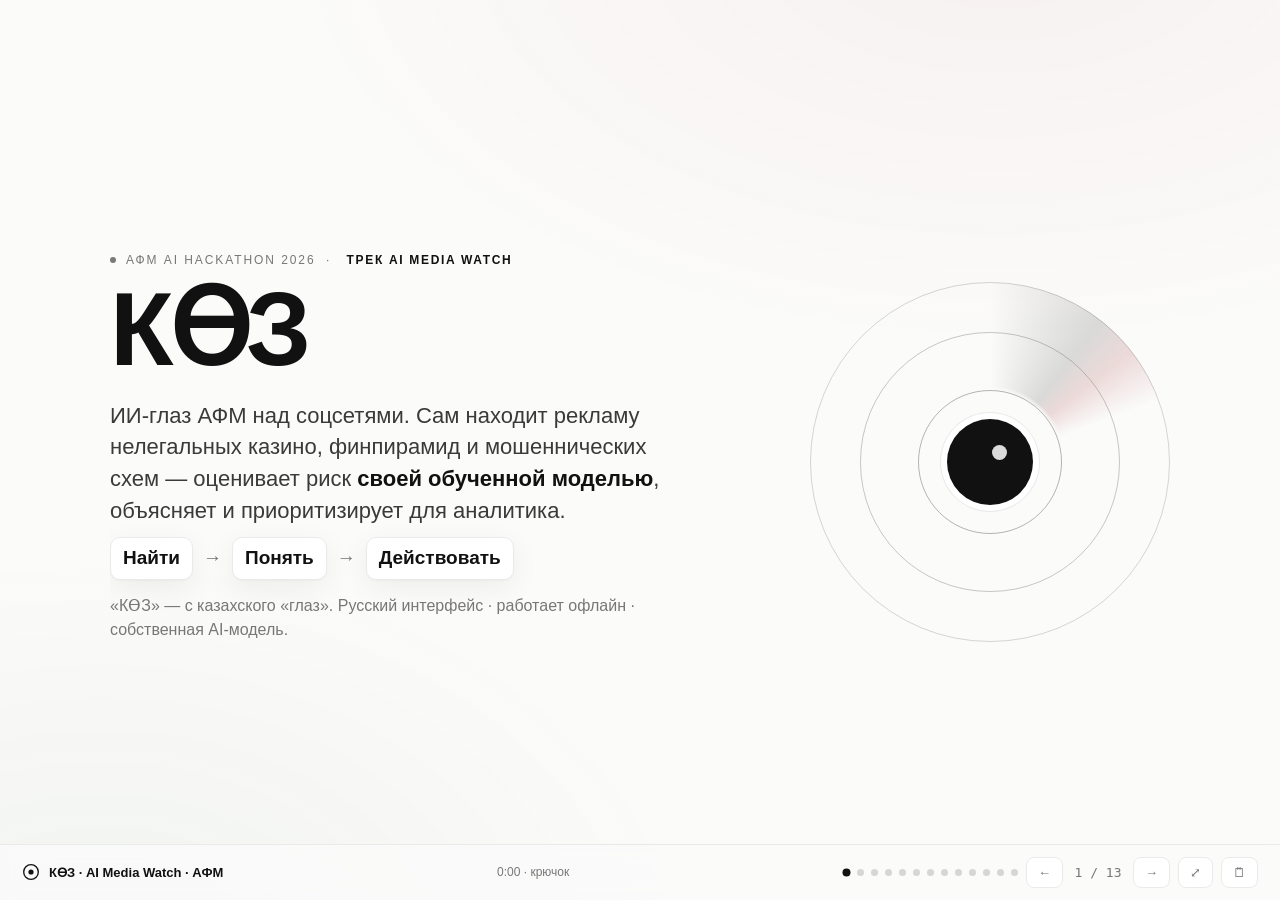
<file: docs/pitch/deck.html>
<!doctype html>
<html lang="ru">
<head>
<meta charset="utf-8" />
<meta name="viewport" content="width=device-width, initial-scale=1" />
<title>КӨЗ · Питч-дек — AI Media Watch (АФМ)</title>
<link rel="icon" href="data:image/svg+xml,%3Csvg xmlns='http://www.w3.org/2000/svg' viewBox='0 0 16 16'%3E%3Ccircle cx='8' cy='8' r='6.5' fill='none' stroke='%23111111' stroke-width='1.2'/%3E%3Ccircle cx='8' cy='8' r='2.3' fill='%23111111'/%3E%3C/svg%3E" />
<style>
  :root{
    --bg:#FBFBFA; --surface:#FFFFFF; --ink:#111111; --muted:#787774; --line:#EAEAEA; --line2:#EDEDEC;
    --redbg:#FDEBEC; --redink:#9F2F2D; --ylbg:#FBF3DB; --ylink:#956400; --grbg:#EDF3EC; --grink:#346538;
    --shadow:0 1px 2px rgba(17,17,17,.04),0 8px 30px rgba(17,17,17,.06);
    --shadow-lg:0 2px 6px rgba(17,17,17,.05),0 20px 60px rgba(17,17,17,.10);
    --r:14px;
  }
  *{box-sizing:border-box}
  html,body{margin:0;height:100%}
  body{
    background:var(--bg); color:var(--ink);
    font-family:'Geist','SF Pro Display','Segoe UI','Helvetica Neue',Arial,sans-serif;
    -webkit-font-smoothing:antialiased; text-rendering:optimizeLegibility; line-height:1.5;
    overflow:hidden;
  }
  /* мягкая глубина холста */
  body::before{
    content:"";position:fixed;inset:0;pointer-events:none;z-index:0;
    background:
      radial-gradient(1200px 700px at 78% -8%, rgba(159,47,45,.05), transparent 60%),
      radial-gradient(1000px 700px at 8% 108%, rgba(52,101,56,.05), transparent 60%);
  }
  .mono{font-family:'Geist Mono','SF Mono','JetBrains Mono',ui-monospace,monospace;font-variant-ligatures:none}

  /* ---------- каркас слайдов ---------- */
  #deck{position:relative;z-index:1;height:100vh;display:flex;align-items:center;justify-content:center;padding:0 26px}
  .slide{display:none;width:min(1060px,94vw);max-height:90vh;overflow:auto;scrollbar-width:none}
  .slide::-webkit-scrollbar{display:none}
  .slide.active{display:block}
  .slide.active > *{opacity:0;transform:translateY(14px);animation:rise .5s cubic-bezier(.16,1,.3,1) forwards}
  .slide.active > *:nth-child(1){animation-delay:.04s}
  .slide.active > *:nth-child(2){animation-delay:.10s}
  .slide.active > *:nth-child(3){animation-delay:.17s}
  .slide.active > *:nth-child(4){animation-delay:.24s}
  .slide.active > *:nth-child(5){animation-delay:.31s}
  .slide.active > *:nth-child(6){animation-delay:.38s}
  @keyframes rise{to{opacity:1;transform:none}}

  /* ---------- типографика ---------- */
  .kicker{display:flex;align-items:center;gap:10px;font-size:12px;letter-spacing:.16em;text-transform:uppercase;color:var(--muted);margin-bottom:6px}
  .kicker .dot{width:6px;height:6px;border-radius:50%;background:var(--ink);opacity:.55}
  .kicker b{color:var(--ink);font-weight:600;letter-spacing:.14em}
  h1{font-size:clamp(46px,9vw,104px);line-height:.92;letter-spacing:-.045em;margin:.06em 0 .12em;font-weight:680}
  h2{font-size:clamp(26px,4.4vw,46px);line-height:1.04;letter-spacing:-.022em;margin:.06em 0 .5em;font-weight:640}
  h3{margin:.1em 0 .3em;font-size:18px;letter-spacing:-.01em}
  p{color:#262626;margin:.45em 0}
  .lead{font-size:clamp(17px,2.1vw,22px);color:#3a3a3a;line-height:1.45;max-width:46ch}
  .muted{color:var(--muted)}
  .accentbar{height:3px;width:58px;background:var(--ink);border-radius:2px;margin:16px 0}
  .em{color:var(--ink);font-weight:620}

  /* ---------- карточки/сетки ---------- */
  .grid{display:grid;gap:14px;margin-top:6px}
  .g2{grid-template-columns:1fr 1fr}
  .g3{grid-template-columns:repeat(3,1fr)}
  .g4{grid-template-columns:repeat(4,1fr)}
  .card{background:var(--surface);border:1px solid var(--line);border-radius:var(--r);padding:18px 20px;box-shadow:var(--shadow)}
  .card .n{font-size:11px;letter-spacing:.13em;text-transform:uppercase;color:var(--muted);margin-bottom:4px}
  .card p{font-size:14.5px;color:#444;margin:.2em 0 0}
  .soft{box-shadow:none;background:#fff}

  ul.clean{margin:.3em 0;padding-left:0;list-style:none}
  ul.clean li{padding:11px 0;border-bottom:1px solid var(--line);display:flex;gap:12px;align-items:flex-start}
  ul.clean li:last-child{border-bottom:0}
  ul.clean li .mk{flex:0 0 auto;width:22px;height:22px;border-radius:7px;display:grid;place-items:center;font-size:12px;font-weight:700;background:#F3F3F1;color:var(--ink);margin-top:1px}

  .chip{display:inline-flex;align-items:center;gap:6px;font-size:11px;letter-spacing:.04em;text-transform:uppercase;
        padding:4px 10px;border-radius:9999px;margin:0 6px 6px 0;font-weight:600;border:1px solid transparent}
  .red{background:var(--redbg);color:var(--redink)} .yl{background:var(--ylbg);color:var(--ylink)}
  .gr{background:var(--grbg);color:var(--grink)}
  .ghost{background:#fff;border:1px solid var(--line);color:var(--muted);font-weight:600}
  .soon{background:#fff;border:1px dashed #D8D8D6;color:var(--muted)}

  .stat{font-size:clamp(38px,7vw,78px);letter-spacing:-.04em;line-height:.95;font-weight:700}
  .statlbl{color:var(--muted);font-size:14px}

  /* ---------- глаз / радар (титул) ---------- */
  .hero{display:grid;grid-template-columns:1.15fr .85fr;gap:26px;align-items:center}
  .eye-stage{position:relative;aspect-ratio:1;width:min(360px,38vw);margin-left:auto;display:grid;place-items:center}
  .eye-stage .ring{position:absolute;border-radius:50%;border:1px solid var(--ink);opacity:.16}
  .eye-stage .r1{inset:0;animation:breathe 6s ease-in-out infinite}
  .eye-stage .r2{inset:14%;opacity:.22;animation:breathe 6s ease-in-out infinite .5s}
  .eye-stage .r3{inset:30%;opacity:.30;animation:breathe 6s ease-in-out infinite 1s}
  .eye-stage .sweep{position:absolute;inset:0;border-radius:50%;
    background:conic-gradient(from 0deg, rgba(17,17,17,0) 0deg, rgba(17,17,17,.14) 38deg, rgba(159,47,45,.16) 52deg, rgba(17,17,17,0) 70deg);
    -webkit-mask:radial-gradient(circle, transparent 28%, #000 30%);mask:radial-gradient(circle, transparent 28%, #000 30%);
    animation:spin 4.6s linear infinite}
  .eye-stage .iris{position:relative;width:24%;height:24%;border-radius:50%;background:var(--ink);
    box-shadow:0 0 0 6px #fff,0 0 0 7px var(--line);animation:pulse 6s ease-in-out infinite}
  .eye-stage .iris::after{content:"";position:absolute;inset:30% 30% auto auto;width:18%;height:18%;border-radius:50%;background:#fff;opacity:.85}
  .eye-stage .tick{position:absolute;width:2px;height:7px;background:var(--ink);opacity:.18;left:calc(50% - 1px);top:2px;transform-origin:50% calc(50vw)}
  @keyframes spin{to{transform:rotate(360deg)}}
  @keyframes breathe{0%,100%{transform:scale(1)}50%{transform:scale(1.025)}}
  @keyframes pulse{0%,100%{transform:scale(1);opacity:1}50%{transform:scale(.84);opacity:.86}}

  .wordmark{display:flex;align-items:baseline;gap:14px}
  .loopline{display:flex;align-items:center;gap:10px;flex-wrap:wrap;margin-top:4px;font-weight:620;font-size:clamp(15px,1.8vw,19px)}
  .loopline .s{padding:6px 12px;border:1px solid var(--line);border-radius:10px;background:#fff;box-shadow:var(--shadow)}
  .loopline .ar{color:var(--muted)}

  /* ---------- пайплайн ---------- */
  .pipe{display:grid;grid-template-columns:repeat(5,1fr);gap:10px;margin-top:10px}
  .pipe .st{position:relative;background:#fff;border:1px solid var(--line);border-radius:12px;padding:14px;box-shadow:var(--shadow)}
  .pipe .st .ix{font-size:11px;color:var(--muted);letter-spacing:.12em}
  .pipe .st h3{font-size:15px;margin:.3em 0 .15em}
  .pipe .st p{font-size:12.5px;color:#555;margin:0}
  .pipe .st:not(:last-child)::after{content:"→";position:absolute;right:-9px;top:50%;transform:translateY(-50%);color:#C9C9C7;font-weight:700;z-index:2}

  /* ---------- архитектура модели ---------- */
  .arch{display:grid;grid-template-columns:1.4fr auto .9fr auto .7fr;gap:12px;align-items:center;margin-top:8px}
  .col{display:grid;gap:8px}
  .blk{background:#fff;border:1px solid var(--line);border-radius:11px;padding:11px 13px;box-shadow:var(--shadow);font-size:13px}
  .blk .t{font-size:11px;color:var(--muted);letter-spacing:.1em;text-transform:uppercase;margin-bottom:2px}
  .merge,.arrow{display:grid;place-items:center;color:#B9B9B7;font-weight:700;font-size:20px}
  .head{background:var(--ink);color:#fff;border-radius:11px;padding:14px;text-align:center;box-shadow:var(--shadow-lg)}
  .head .t{font-size:11px;letter-spacing:.12em;text-transform:uppercase;opacity:.7}
  .head b{font-size:15px}
  .gauge{display:grid;place-items:center;gap:6px}
  .gauge .ring{width:108px;height:108px;border-radius:50%;display:grid;place-items:center;
    background:conic-gradient(var(--redink) calc(var(--p,92)*1%), var(--line) 0);}
  .gauge .ring .in{width:80px;height:80px;border-radius:50%;background:#fff;display:grid;place-items:center;box-shadow:var(--shadow)}
  .gauge .ring .in b{font-size:24px;letter-spacing:-.02em}

  /* мини-бары метрик */
  .bars{display:grid;gap:9px;margin-top:6px}
  .bar{display:grid;grid-template-columns:96px 1fr 46px;align-items:center;gap:10px;font-size:13px}
  .bar .track{display:block;height:9px;border-radius:6px;background:var(--line2);overflow:hidden}
  .bar .fill{display:block;height:100%;border-radius:6px;background:var(--ink);width:0;transition:width 1.1s cubic-bezier(.16,1,.3,1)}
  .slide.active .bar .fill{width:var(--w)}

  /* ---------- очередь рисков ---------- */
  .queue{display:grid;gap:10px;margin-top:6px}
  .row{display:grid;grid-template-columns:64px 1fr auto;align-items:center;gap:14px;background:#fff;border:1px solid var(--line);border-left-width:4px;border-radius:12px;padding:12px 16px;box-shadow:var(--shadow)}
  .row.red{border-left-color:var(--redink)} .row.yl{border-left-color:var(--ylink)} .row.gr{border-left-color:var(--grink)}
  .row .score{font-size:26px;font-weight:740;letter-spacing:-.03em}
  .row.red .score{color:var(--redink)} .row.yl .score{color:var(--ylink)} .row.gr .score{color:var(--grink)}
  .row .meta{font-size:12.5px;color:var(--muted);margin-top:2px}
  .row .ev{font-size:14px;color:#222}

  /* ---------- граф ---------- */
  .net{width:100%;height:auto;display:block}
  .net .lnk{stroke:#CFCFCD;stroke-width:1.4}
  .net .post{fill:#fff;stroke:var(--redink);stroke-width:1.6}
  .net .auth{fill:#fff;stroke:#C9C9C7;stroke-width:1.4}
  .net .ent{fill:var(--redbg);stroke:var(--redink);stroke-width:1.8}
  .net text{font-family:'Geist Mono',ui-monospace,monospace;font-size:10px;fill:var(--ink)}
  .net .pulse{transform-origin:center;animation:gpulse 2.6s ease-in-out infinite}
  @keyframes gpulse{0%,100%{r:26}50%{r:29}}

  /* ---------- скоркарта критериев ---------- */
  .kv{display:grid;grid-template-columns:46px 1fr auto;gap:14px;align-items:center;padding:12px 0;border-bottom:1px solid var(--line)}
  .kv:last-child{border-bottom:0}
  .kv .num{font-weight:740;font-size:18px}
  .kv .done{font-size:11px;color:var(--grink);background:var(--grbg);border-radius:9999px;padding:4px 10px;font-weight:600;white-space:nowrap}

  /* ---------- футер / прогресс ---------- */
  .topbar{position:fixed;left:0;top:0;height:3px;z-index:5;background:var(--ink);width:0;transition:width .45s cubic-bezier(.16,1,.3,1)}
  .footer{position:fixed;left:0;right:0;bottom:0;z-index:5;display:flex;justify-content:space-between;align-items:center;
          padding:12px 22px;color:var(--muted);font-size:13px;border-top:1px solid var(--line);
          background:rgba(251,251,250,.82);backdrop-filter:blur(8px)}
  .footer .brand{display:flex;align-items:center;gap:9px;font-weight:600;color:var(--ink)}
  .footer .brand .eye{width:18px;height:18px}
  .footer .center{display:flex;gap:8px;align-items:center}
  .dots{display:flex;gap:7px}
  .dots i{width:7px;height:7px;border-radius:50%;background:#D6D6D4;cursor:pointer;transition:.2s}
  .dots i.on{background:var(--ink);transform:scale(1.15)}
  .nav{display:flex;gap:8px;align-items:center}
  .nav a,.nav button{font:inherit;color:var(--muted);text-decoration:none;border:1px solid var(--line);background:#fff;border-radius:8px;padding:5px 11px;cursor:pointer;transition:.15s}
  .nav a:hover,.nav button:hover{color:var(--ink);border-color:#D2D2D0}
  .timing{font-size:12px;color:var(--muted)}

  @media (max-width:760px){
    .hero,.arch{grid-template-columns:1fr} .eye-stage{margin:0 auto 10px}
    .pipe{grid-template-columns:1fr 1fr} .pipe .st::after{display:none}
    .g4,.g3{grid-template-columns:1fr 1fr} .arch{gap:8px}
  }

  /* ---------- заметки спикера (суфлёр) ---------- */
  #notes{position:fixed;left:0;right:0;bottom:0;z-index:8;display:none;background:#fff;
         border-top:2px solid var(--ink);box-shadow:0 -12px 44px rgba(17,17,17,.13);
         padding:13px 24px 18px;max-height:46vh;overflow:auto}
  #notes.on{display:block}
  #notes .nhead{display:flex;gap:16px;align-items:center;justify-content:space-between;
                color:var(--muted);font-size:13px;margin-bottom:8px;flex-wrap:wrap}
  #notes .nhead b{color:var(--ink)} #notes .nhint{color:#AAA9A6}
  #notes .nbody{font-size:clamp(16px,1.9vw,21px);line-height:1.5;color:#1b1b1b;max-width:78ch}
  body.notes-open .footer{display:none}

  /* ---------- печать в PDF ---------- */
  @media print{
    @page{size:1280px 720px;margin:0}
    body{overflow:visible} body::before{display:none}
    .topbar,.footer,#notes{display:none!important}
    #deck{display:block;height:auto;padding:0}
    .slide{display:block!important;width:1280px;height:720px;max-height:none;overflow:hidden;
      padding:64px 84px;page-break-after:always;break-after:page;border-bottom:1px solid #eee}
    .slide > *{opacity:1!important;transform:none!important;animation:none!important}
    .card,.row,.blk,.pipe .st,.head{box-shadow:none}
    .eye-stage .sweep,.eye-stage .ring,.eye-stage .iris{animation:none}
    *{-webkit-print-color-adjust:exact;print-color-adjust:exact}
  }
  /* КРИТИЧНО: при выключенных системных анимациях (Windows «эффекты анимации» off)
     контент НЕ должен оставаться невидимым (opacity:0) — иначе слайд = белый экран. */
  @media (prefers-reduced-motion:reduce){
    *{animation:none!important;transition:none!important}
    .slide.active > *{opacity:1!important;transform:none!important}
    .bar .fill{width:var(--w)!important}
  }
</style>
</head>
<body>
<div class="topbar" id="topbar"></div>
<div id="deck">

  <!-- 1 · ТИТУЛ -->
  <section class="slide active" data-time="0:00 · крючок">
    <div class="kicker"><span class="dot"></span>АФМ AI Hackathon 2026 &nbsp;·&nbsp; <b>трек AI Media Watch</b></div>
    <div class="hero">
      <div>
        <div class="wordmark">
          <h1>КӨЗ</h1>
        </div>
        <p class="lead">ИИ-глаз АФМ над соцсетями. Сам находит рекламу нелегальных казино, финпирамид и мошеннических схем — оценивает риск <span class="em">своей обученной моделью</span>, объясняет и приоритизирует для аналитика.</p>
        <div class="loopline">
          <span class="s">Найти</span><span class="ar">→</span>
          <span class="s">Понять</span><span class="ar">→</span>
          <span class="s">Действовать</span>
        </div>
        <p class="muted" style="margin-top:14px">«КӨЗ» — с казахского «глаз». Русский интерфейс · работает офлайн · собственная AI-модель.</p>
      </div>
      <div class="eye-stage" aria-hidden="true">
        <div class="ring r1"></div><div class="ring r2"></div><div class="ring r3"></div>
        <div class="sweep"></div>
        <div class="iris"></div>
      </div>
    </div>
  </section>

  <!-- 2 · ПРОБЛЕМА -->
  <section class="slide" data-time="0:00–0:30 · критерий №1">
    <div class="kicker"><span class="dot"></span>Проблема &amp; актуальность</div>
    <h2>Соцсети — главный канал вовлечения в нелегальный гемблинг и пирамиды</h2>
    <div class="grid g3" style="margin-top:4px">
      <div class="card"><div class="stat">тысячи</div><div class="statlbl">роликов в день: казино (1xBet, Mostbet, Vavada), «доход 30%/мес», реф-схемы, призывы в Telegram</div></div>
      <div class="card"><div class="stat">4+</div><div class="statlbl">площадки одновременно: TikTok · Instagram · YouTube · Telegram — поток круглосуточный</div></div>
      <div class="card"><div class="stat">RU + KZ</div><div class="statlbl">смесь языков и мультимодальность: видео + речь + текст на экране + визуальные маркеры</div></div>
    </div>
    <p class="lead" style="margin-top:18px">Вручную это <span class="em">невозможно</span> отсмотреть и приоритизировать. Масштаб и мультимодальность не разбираются руками — <span class="em">именно поэтому нужен AI</span>.</p>
  </section>

  <!-- 3 · ТЕЗИС / ПОЛНЫЙ ЦИКЛ -->
  <section class="slide" data-time="тезис">
    <div class="kicker"><span class="dot"></span>Чем мы отличаемся</div>
    <h2>Большинство решений останавливаются на детекции. КӨЗ замыкает цикл.</h2>
    <div class="grid g3" style="margin-top:8px">
      <div class="card" style="border-top:3px solid var(--ink)">
        <div class="n">01 · Найти</div><h3>Автономный поиск</h3>
        <p>Сама обходит соцсети по скам-запросам RU/KZ и приносит <span class="em">реальные</span> посты с точными ссылками — самое новое и вирусное.</p>
      </div>
      <div class="card" style="border-top:3px solid var(--ink)">
        <div class="n">02 · Понять</div><h3>Своя модель + доказательства</h3>
        <p>Скоринг собственной sklearn-моделью, мультимодальный разбор (речь / экран / визуал) и объяснение «почему опасно».</p>
      </div>
      <div class="card" style="border-top:3px solid var(--redink)">
        <div class="n">03 · Действовать</div><h3>Контр-меры</h3>
        <p>Что делать: точка-перекрытие сети, проект запроса на блокировку, контр-нарратив против пропаганды. <span class="chip soon" style="margin-top:6px">дорожная карта</span></p>
      </div>
    </div>
    <p class="muted" style="margin-top:14px">От детекции — к <span class="em">действию</span>. Это и есть ценность для АФМ: не «ещё один детектор», а инструмент реагирования.</p>
  </section>

  <!-- 4 · РЕШЕНИЕ / ПАЙПЛАЙН -->
  <section class="slide" data-time="0:30–1:15 · критерий №5">
    <div class="kicker"><span class="dot"></span>Решение · аналитическая консоль</div>
    <h2>Собрать → разобрать → оценить → объяснить → приоритизировать</h2>
    <div class="pipe">
      <div class="st"><div class="ix">01</div><h3>Собрать</h3><p>Автопоиск + мониторинг каналов. Реальные посты, реальные ссылки.</p></div>
      <div class="st"><div class="ix">02</div><h3>Разобрать</h3><p>Мультимодал: Whisper (речь) · EasyOCR (экран) · CLIP (визуал).</p></div>
      <div class="st"><div class="ix">03</div><h3>Оценить</h3><p>Своя sklearn-модель → риск 0–100 и категория.</p></div>
      <div class="st"><div class="ix">04</div><h3>Объяснить</h3><p>Сработавшие сигналы + причины на русском, PDF-досье.</p></div>
      <div class="st"><div class="ix">05</div><h3>Приоритизировать</h3><p>Очередь по риску: красный → жёлтый → зелёный.</p></div>
    </div>
    <p class="muted" style="margin-top:16px">Человек в контуре: система <span class="em">приоритизирует материал для проверки</span>, а не блокирует и не обвиняет автоматически.</p>
  </section>

  <!-- 5 · АВТОПОИСК -->
  <section class="slide" data-time="0:30–1:15 · крючок демо">
    <div class="kicker"><span class="dot"></span>Автопоиск · «Найти опасное в интернете»</div>
    <h2>Не работает по подсунутому списку — находит опасное сама</h2>
    <div class="grid g2">
      <div>
        <ul class="clean">
          <li><span class="mk">↻</span><div><b>Скам-запросы RU + KZ</b> (включая казахскую латиницу) → обход YouTube (yt-dlp), публичных Telegram-каналов, лент аккаунтов TikTok.</div></li>
          <li><span class="mk">↗</span><div><b>Реальные посты</b> с точными кликабельными ссылками и превью — не синтетика.</div></li>
          <li><span class="mk">⚑</span><div><b>Авто-скор и сортировка по риску</b>; «снежный ком» по t.me-ссылкам находит новые каналы и чаты.</div></li>
          <li><span class="mk">∞</span><div><b>В фоне и по расписанию</b> для каналов под наблюдением — непрерывный контур.</div></li>
        </ul>
      </div>
      <div class="card soft">
        <div class="n">Площадки</div>
        <div style="margin:6px 0 12px">
          <span class="chip ghost">TikTok</span><span class="chip ghost">Instagram</span>
          <span class="chip ghost">YouTube</span><span class="chip ghost">Telegram</span>
        </div>
        <div class="n">Расширение охвата — дорожная карта</div>
        <div style="margin-top:6px">
          <span class="chip soon">Twitch · стримы казино</span><span class="chip soon">Kick</span>
        </div>
        <p style="margin-top:12px">Стриминговые площадки — недомониторенная поверхность: слот-стримы, крипто-«разгоны» в прямом эфире. yt-dlp поддерживает Twitch нативно — площадка добавляется тем же паттерном.</p>
      </div>
    </div>
  </section>

  <!-- 6 · СВОЯ МОДЕЛЬ -->
  <section class="slide" data-time="1:15–2:00 · критерий №2">
    <div class="kicker"><span class="dot"></span>Критерий №2 · собственная модель, независимая от сервисов</div>
    <h2>Это не обёртка над ChatGPT — это наша обученная модель</h2>
    <div class="arch">
      <div class="col">
        <div class="blk"><div class="t">TF-IDF · слова (1,2)</div>лексика казино/пирамид RU+KZ</div>
        <div class="blk"><div class="t">TF-IDF · символы char_wb (3,5)</div>ловит искажения: «kаzино», «1xб3т»</div>
        <div class="blk"><div class="t">Инженерные + KZ-сигналы</div>Kaspi/Halyk, тенге, +7 7XX, 1хбет/мелбет/Финико, ұтыс/қазино, импесонация публичных фигур</div>
      </div>
      <div class="merge">⟶</div>
      <div class="head"><div class="t">наша голова</div><b>LogisticRegression</b><div class="t" style="margin-top:6px">scikit-learn · локально · офлайн</div></div>
      <div class="arrow">⟶</div>
      <div class="gauge">
        <div class="ring" style="--p:92"><div class="in"><b class="mono" data-count="92" data-suffix="">0</b></div></div>
        <div class="statlbl">риск 0–100</div>
      </div>
    </div>
    <div class="grid g2" style="margin-top:16px">
      <div class="bars">
        <div class="bar"><span>macro-F1</span><span class="track"><span class="fill" style="--w:92%;background:var(--ink)"></span></span><span class="mono">0.92</span></div>
        <div class="bar"><span>gambling</span><span class="track"><span class="fill" style="--w:88%;background:var(--redink)"></span></span><span class="mono">0.88</span></div>
        <div class="bar"><span>pyramid</span><span class="track"><span class="fill" style="--w:95%;background:var(--ylink)"></span></span><span class="mono">0.95</span></div>
        <div class="bar"><span>fraud</span><span class="track"><span class="fill" style="--w:91%;background:var(--redink)"></span></span><span class="mono">0.91</span></div>
        <div class="bar"><span>clean</span><span class="track"><span class="fill" style="--w:93%;background:var(--grink)"></span></span><span class="mono">0.93</span></div>
      </div>
      <div class="card soft">
        <p style="margin:0"><b>Без torch. Без внешних API в скоринге.</b> Обучается локально за секунды, артефакт в репозитории — запускается на клоне.</p>
        <p class="muted" style="margin-top:8px">macro-F1 ≈ 0.92 на отложенной выборке курируемого датасета RU+KZ; <span class="em">честная (недиагональная) confusion matrix</span> — экран <span class="mono">/api/metrics</span>. Боевое развёртывание = вопрос данных, не архитектуры.</p>
      </div>
    </div>
  </section>

  <!-- 7 · МУЛЬТИМОДАЛ -->
  <section class="slide" data-time="1:15–2:00 · доказательства">
    <div class="kicker"><span class="dot"></span>Мультимодальные доказательства · drill-down</div>
    <h2>Ловим промо, спрятанное в аудио и на экране — даже при невинном заголовке</h2>
    <div class="grid g3">
      <div class="card"><div class="n">Речь → текст</div><h3>Whisper</h3><p>Транскрипт аудиодорожки с подсветкой триггер-слов (промокод, бренд, «гарантированный доход»).</p></div>
      <div class="card"><div class="n">Текст с экрана</div><h3>EasyOCR</h3><p>Та самая «табличка на видео»: промокоды и бонусы, наложенные поверх кадра.</p></div>
      <div class="card"><div class="n">Визуальные маркеры</div><h3>open-CLIP</h3><p>Сцены казино/ставок — напр. <span class="mono">betting_slip 97%</span>, рулетка, демонстрация денег.</p></div>
    </div>
    <div class="card soft" style="margin-top:14px">
      <p style="margin:0"><b>Важно:</b> Whisper / OCR / CLIP — это локальные <span class="em">фичеризаторы</span> (дают текст/визуал на вход), а <span class="em">не</span> сервис, принимающий решение. Решение — всегда наша sklearn-модель. Блок «Почему опасно» и «Экспорт дела (PDF)» — на русском.</p>
    </div>
  </section>

  <!-- 8 · ОЧЕРЕДЬ РИСКОВ -->
  <section class="slide" data-time="0:30–1:15 · триаж">
    <div class="kicker"><span class="dot"></span>Приоритетная очередь · аналитик не тонет в потоке</div>
    <h2>Три уровня риска — что проверять первым, видно сразу</h2>
    <div class="queue">
      <div class="row red">
        <div class="score">91</div>
        <div><div class="ev">«Занос в казино · промокод BONUS · переходи по ссылке в профиле»</div><div class="meta">TikTok · автопоиск · сигналы: бренд казино, промокод, CTA в личку</div></div>
        <div><span class="chip red">эскалация ≥ 70</span></div>
      </div>
      <div class="row yl">
        <div class="score">58</div>
        <div><div class="ev">«Пассивный доход в тенге · инвестиции в Telegram»</div><div class="meta">Telegram · мониторинг · сигналы: обещание дохода, реф-схема</div></div>
        <div><span class="chip yl">на проверку 40–69</span></div>
      </div>
      <div class="row gr">
        <div class="score">12</div>
        <div><div class="ev">«Обзор фильма · нейтральный контент»</div><div class="meta">YouTube · автопоиск · сигналов риска не найдено</div></div>
        <div><span class="chip gr">чисто &lt; 40</span></div>
      </div>
    </div>
    <p class="muted" style="margin-top:14px">Порог калибруется в пользу precision — меньше ложных обвинений. Каждый флаг объясним, все действия пишутся в аудит-лог.</p>
  </section>

  <!-- 9 · ГРАФ / СЕТЬ -->
  <section class="slide" data-time="1:55–2:20 · критерий №2 (скрытые связи)">
    <div class="kicker"><span class="dot"></span>Граф связей · «сеть, а не пост»</div>
    <h2>Один кошелёк, один промокод, один канал — связывают разрозненные аккаунты в сеть</h2>
    <div class="grid g2" style="align-items:center">
      <svg class="net" viewBox="0 0 420 260" role="img" aria-label="граф координированной сети">
        <line class="lnk" x1="70" y1="50" x2="210" y2="130"/>
        <line class="lnk" x1="60" y1="130" x2="210" y2="130"/>
        <line class="lnk" x1="80" y1="210" x2="210" y2="130"/>
        <line class="lnk" x1="350" y1="60" x2="210" y2="130"/>
        <line class="lnk" x1="360" y1="200" x2="210" y2="130"/>
        <circle class="auth" cx="70" cy="50" r="15"/><text x="70" y="53" text-anchor="middle">@a1</text>
        <circle class="auth" cx="60" cy="130" r="15"/><text x="60" y="133" text-anchor="middle">@a2</text>
        <circle class="auth" cx="80" cy="210" r="15"/><text x="80" y="213" text-anchor="middle">@a3</text>
        <circle class="post" cx="350" cy="60" r="13"/><text x="350" y="63" text-anchor="middle">пост</text>
        <circle class="post" cx="360" cy="200" r="13"/><text x="360" y="203" text-anchor="middle">пост</text>
        <circle class="ent pulse" cx="210" cy="130" r="26"/><text x="210" y="127" text-anchor="middle">кошелёк</text><text x="210" y="139" text-anchor="middle">bc1q…</text>
      </svg>
      <div>
        <ul class="clean">
          <li><span class="mk">◎</span><div><b>Координированная сеть</b> вылавливается автоматически — руками такие скрытые связи не найти.</div></li>
          <li><span class="mk">✂</span><div><b>Точка-перекрытие:</b> один узел, удаление которого обрывает максимум постов — «перекрыв @X, обрываете 7 постов / 4 аккаунта».</div></li>
          <li><span class="mk">⇲</span><div>Это вход в <b>контр-меры</b>: точка-перекрытие = цель для блокировки.</div></li>
        </ul>
        <p class="muted">Это не 14 нарушителей — это <span class="em">один</span>.</p>
      </div>
    </div>
  </section>

  <!-- 10 · ДИФФЕРЕНЦИАТОРЫ / ДОРОЖНАЯ КАРТА -->
  <section class="slide" data-time="почему мы впереди">
    <div class="kicker"><span class="dot"></span>Что дальше · и почему мы впереди других команд</div>
    <h2>Свежее, популярное, актуальное — и сразу понятно, что с этим делать</h2>
    <div class="grid g2">
      <div class="card" style="border-left:3px solid var(--redink)">
        <div class="n">Trend-радар · «Горящая очередь»</div>
        <h3>danger × velocity × novizna</h3>
        <p>Аналитик выбирает <b>что искать</b> (казино, телефонное мошенничество, дропы, крипто-удвоение, фейк-работа) и <b>как сортировать</b>: по опасности, новизне, дате, релевантности, популярности, скорости разгона (views/час). Сверху — самое опасное, что <b>разгоняется прямо сейчас</b>. <span class="chip red" style="margin-top:6px">🔥 разгон</span><span class="chip yl">свежее</span></p>
      </div>
      <div class="card" style="border-left:3px solid var(--redink)">
        <div class="n">Контр-пропаганда · «Контр-меры»</div>
        <h3>как исправить проблему</h3>
        <p>Стало популярно телефонное мошенничество? КӨЗ предлагает: <b>снять</b> самый вирусный TikTok (проект запроса на блокировку со ссылкой на статью закона РК), <b>кому сообщить</b> (АРРФР / банк / abuse-деск площадки), <b>контр-нарратив</b> («гарантированный доход = красный флаг», «этот человек такого не публиковал»).</p>
      </div>
      <div class="card soft"><div class="n">+ Площадки</div><h3>Twitch · Kick</h3><p>Стримы казино и крипто-«разгонов» — новая поверхность мониторинга.</p></div>
      <div class="card soft"><div class="n">+ Своя модель</div><h3>Новые классы угроз</h3><p>Сигналы вербовки дропов / вишинга / фейк-работы — тем же благословлённым additive-путём, модель сама их читает.</p></div>
    </div>
    <p class="muted" style="margin-top:12px">Всё это — поверх ядра, и <span class="em">без нарушения правила</span>: скоринг остаётся sklearn-only, демо остаётся офлайн-способным.</p>
  </section>

  <!-- 11 · ЭТИКА + МАСШТАБ -->
  <section class="slide" data-time="2:30–3:00 · критерии №3 и №4">
    <div class="kicker"><span class="dot"></span>Этика и ИБ (№3) · Масштабируемость (№4)</div>
    <h2>Сигнал для аналитика, а не приговор</h2>
    <div class="grid g2">
      <div class="card">
        <div class="n">Этика / ИБ</div><h3>Human-in-the-loop</h3>
        <ul class="clean" style="margin-top:4px">
          <li><span class="mk">✓</span><div>Приоритизирует, <b>не</b> блокирует и не обвиняет автоматически — решает аналитик.</div></li>
          <li><span class="mk">✓</span><div>Только публичные данные, минимизация PII, объяснимость каждого флага.</div></li>
          <li><span class="mk">✓</span><div>Аудит-лог всех действий; SSRF-защита live-проверки.</div></li>
        </ul>
      </div>
      <div class="card">
        <div class="n">Масштаб</div><h3>MVP → прод</h3>
        <ul class="clean" style="margin-top:4px">
          <li><span class="mk">→</span><div>Stateless-экстракторы + очередь задач, батчинг.</div></li>
          <li><span class="mk">→</span><div>SQLite → PostgreSQL + объектное хранилище медиа.</div></li>
          <li><span class="mk">→</span><div>Авто-роутеры: новые фичи подключаются без правок ядра.</div></li>
        </ul>
      </div>
    </div>
  </section>

  <!-- 12 · СКОРКАРТА -->
  <section class="slide" data-time="итог">
    <div class="kicker"><span class="dot"></span>Итог · закрыты все 5 критериев</div>
    <h2>КӨЗ закрывает формулировку трека один-в-один</h2>
    <div>
      <div class="kv"><span class="num">№1</span><span>Актуальность + обоснование AI — масштаб и мультимодальность соцсетей не разобрать вручную.</span><span class="done">✓ слайды 2–3</span></div>
      <div class="kv"><span class="num">№2</span><span>Своя модель: sklearn, локально, macro-F1 ≈ 0.92, без внешних API в скоринге.</span><span class="done">✓ /api/metrics</span></div>
      <div class="kv"><span class="num">№3</span><span>ИБ + этика: human-in-the-loop, только публичные данные, объяснимость, аудит-лог.</span><span class="done">✓ в архитектуре</span></div>
      <div class="kv"><span class="num">№4</span><span>Реализуемость + масштаб: модульный пайплайн, путь SQLite → прод.</span><span class="done">✓ авто-роутеры</span></div>
      <div class="kv"><span class="num">№5</span><span>Живое демо: автопоиск, доказательства, граф, тренды, PDF, метрики.</span><span class="done">✓ консоль</span></div>
    </div>
  </section>

  <!-- 13 · ЗАКРЫТИЕ -->
  <section class="slide" data-time="3:00 · призыв">
    <div class="kicker"><span class="dot"></span>КӨЗ · AI Media Watch</div>
    <div class="hero">
      <div>
        <h2 style="font-size:clamp(30px,5vw,56px)">Глаз АФМ над соцсетями.</h2>
        <p class="lead">Найти опасное · понять, почему опасно · подсказать, как реагировать. Полный цикл — на собственной модели, офлайн, с человеком в контуре.</p>
        <div class="accentbar"></div>
        <p class="mono muted">запуск: run.bat &nbsp;·&nbsp; консоль: 127.0.0.1:8000 &nbsp;·&nbsp; github.com/adletseitenov/AFMhackathon</p>
      </div>
      <div class="eye-stage" aria-hidden="true">
        <div class="ring r1"></div><div class="ring r2"></div><div class="ring r3"></div>
        <div class="sweep"></div><div class="iris"></div>
      </div>
    </div>
  </section>

</div>

<div class="footer">
  <span class="brand">
    <svg class="eye" viewBox="0 0 16 16" aria-hidden="true"><circle cx="8" cy="8" r="6.5" fill="none" stroke="#111" stroke-width="1.2"/><circle cx="8" cy="8" r="2.3" fill="#111"/></svg>
    КӨЗ · AI Media Watch · АФМ
  </span>
  <span class="center"><span class="timing" id="timing"></span></span>
  <span class="nav">
    <div class="dots" id="dots"></div>
    <a id="prev" title="← / PgUp">←</a>
    <span class="mono" id="counter" style="min-width:54px;text-align:center">1 / 13</span>
    <a id="next" title="→ / Space / PgDn">→</a>
    <button id="fs" title="полный экран (F)">⤢</button>
    <button id="notesBtn" title="заметки спикера (S)">🗒</button>
  </span>
</div>

<div id="notes" aria-hidden="true">
  <div class="nhead">
    <span><b id="nslide">Слайд 1</b> · <span id="ntime" class="mono"></span></span>
    <span class="mono">⏱ <span id="ntimer">0:00</span></span>
    <span class="nhint">S — скрыть · R — сброс таймера</span>
  </div>
  <div class="nbody" id="nbody"></div>
</div>

<script>
  const slides = Array.from(document.querySelectorAll('.slide'));
  let i = 0;
  const counter = document.getElementById('counter');
  const topbar = document.getElementById('topbar');
  const timing = document.getElementById('timing');
  const dotsWrap = document.getElementById('dots');

  // точки навигации
  slides.forEach((_, k) => {
    const d = document.createElement('i');
    d.addEventListener('click', () => show(k));
    dotsWrap.appendChild(d);
  });
  const dots = Array.from(dotsWrap.children);

  function countUp(slide){
    const el = slide.querySelector('[data-count]');
    if(!el) return;
    const target = +el.getAttribute('data-count');
    const suffix = el.getAttribute('data-suffix') || '';
    let v = 0, started = null;
    function step(ts){
      if(started === null) started = ts;
      const t = Math.min(1, (ts - started) / 900);
      const eased = 1 - Math.pow(1 - t, 3);
      el.textContent = Math.round(eased * target) + suffix;
      if(t < 1) requestAnimationFrame(step);
    }
    requestAnimationFrame(step);
  }

  function show(n){
    i = Math.max(0, Math.min(slides.length - 1, n));
    slides.forEach((s, k) => {
      const on = k === i;
      s.classList.toggle('active', on);
    });
    // перезапуск входной анимации
    const cur = slides[i];
    cur.querySelectorAll(':scope > *').forEach(el => { el.style.animation = 'none'; void el.offsetWidth; el.style.animation = ''; });
    counter.textContent = (i + 1) + ' / ' + slides.length;
    topbar.style.width = ((i) / (slides.length - 1) * 100) + '%';
    timing.textContent = cur.getAttribute('data-time') || '';
    dots.forEach((d, k) => d.classList.toggle('on', k === i));
    countUp(cur);
    if(notesOn) renderNotes();
    if(location.hash !== '#' + (i + 1)) history.replaceState(null, '', '#' + (i + 1));
  }

  document.getElementById('next').onclick = () => show(i + 1);
  document.getElementById('prev').onclick = () => show(i - 1);
  document.getElementById('fs').onclick = () => {
    if(!document.fullscreenElement) document.documentElement.requestFullscreen && document.documentElement.requestFullscreen();
    else document.exitFullscreen && document.exitFullscreen();
  };

  document.addEventListener('keydown', e => {
    if(e.key === 'ArrowRight' || e.key === 'PageDown' || e.key === ' ') { e.preventDefault(); show(i + 1); }
    else if(e.key === 'ArrowLeft' || e.key === 'PageUp') { e.preventDefault(); show(i - 1); }
    else if(e.key === 'Home') show(0);
    else if(e.key === 'End') show(slides.length - 1);
    else if(e.key === 'f' || e.key === 'F' || e.key === 'а' || e.key === 'А') document.getElementById('fs').click();
    else if(e.key === 's' || e.key === 'S' || e.key === 'ы' || e.key === 'Ы') { e.preventDefault(); toggleNotes(); }
    else if(e.key === 'r' || e.key === 'R' || e.key === 'к' || e.key === 'К') { startMs = Date.now(); if(notesOn) renderNotes(); }
  });

  // клик по правой/левой половине экрана (не по интерактивным элементам футера)
  document.getElementById('deck').addEventListener('click', e => {
    const x = e.clientX / window.innerWidth;
    if(x > 0.62) show(i + 1); else if(x < 0.38) show(i - 1);
  });

  // ---- заметки спикера (суфлёр): текст по слайдам + таймер выступления ----
  const NOTES = [
    "Открываем сильно: «В соцсетях Казахстана ежедневно — тысячи роликов с рекламой нелегальных казино, пирамид и мошеннических схем. Руками это не отсмотреть». КӨЗ — с казахского «глаз», ИИ-глаз АФМ. Главная мысль: мы не просто детектируем — проходим полный цикл: Найти → Понять → Действовать. (~20 сек)",
    "Почему нужен AI: поток круглосуточный, сразу 4+ площадки, контент мультимодальный — видео, речь, текст на экране — и на смеси русского и казахского. Масштаб и мультимодальность вручную не разобрать — это и есть обоснование искусственного интеллекта. (Критерий №1)",
    "Наше ключевое отличие от других команд: большинство решений — это просто детектор. Мы замыкаем цикл: нашли пост → объяснили, почему он опасен → подсказали аналитику, ЧТО с этим делать. Для АФМ ценность именно в реагировании, а не в ещё одном детекторе.",
    "Про консоль коротко: пять шагов — собрать, разобрать мультимодально, оценить своей моделью, объяснить, приоритизировать. И принцип: человек всегда в контуре. Система приоритизирует материал для проверки, но не блокирует и не обвиняет сама.",
    "Демо-крючок. Жмём «Найти опасное в интернете» — система сама обходит соцсети по скам-запросам на русском и казахском и приносит РЕАЛЬНЫЕ посты с кликабельными ссылками и превью. Не подсунутый список — живой поиск. Сейчас 4 площадки; на дорожной карте — Twitch и Kick, стримы казино.",
    "Сердце проекта и критерий №2. Подчёркиваем: это НЕ обёртка над ChatGPT. Наша обученная sklearn-модель: TF-IDF по словам и по символам + 15 инженерных сигналов, из них 6 — казахстанские (Kaspi, тенге, +7 7XX, 1хбет/мелбет). Голова — логистическая регрессия. macro-F1 около 0.92, обучается локально за 3 секунды, без внешних API. Честно: цифра реальная, не 1.0.",
    "Кликаем верхний пост — блок «Доказательства»: транскрипт речи (Whisper), текст с экрана (OCR — та самая «табличка» с промокодом), визуальные маркеры (CLIP, например betting_slip 97%). Так ловим промо, спрятанное в аудио или на картинке, даже если заголовок невинный. Важно: эти модели — фичеризаторы, решение всегда принимает наша модель.",
    "Очередь по риску: красный — эскалация (≥70), жёлтый — на проверку (40–69), зелёный — чисто. Аналитик сразу видит, что брать первым, и не тонет в потоке. Порог настроен в пользу precision — меньше ложных обвинений. Каждый флаг объясним, действия пишутся в аудит-лог.",
    "Граф связей: один кошелёк, один промокод, один Telegram-канал связывают разрозненные аккаунты в координированную сеть. Показываем точку-перекрытие — узел, удаление которого обрывает максимум постов. Фраза-гвоздь: «Это не 14 нарушителей — это один». Руками такие связи не находятся.",
    "Куда идём — и почему мы впереди. Trend-радар: аналитик выбирает ТИП угрозы и сортирует по опасности, новизне, дате, скорости разгона — сверху самое горячее прямо сейчас. И контр-меры: система предлагает, КАК реагировать — снять самый вирусный TikTok, проект запроса на блокировку со ссылкой на закон, контр-нарратив против пропаганды.",
    "Этика встроена в архитектуру (критерий №3): только публичные данные, минимизация персональных данных, объяснимость, аудит-лог, финальное решение за человеком. Масштаб (критерий №4): stateless-воркеры экстракторов, путь SQLite → Postgres + очередь + объектное хранилище; новые фичи подключаются авто-роутерами без правок ядра.",
    "Подытоживаем: КӨЗ закрывает все пять критериев — актуальность и обоснование AI, собственная модель, этика и ИБ, реализуемость и масштаб, и живое демо. Можно показать пальцем на галочки на экране.",
    "Закрытие: «КӨЗ — глаз АФМ над соцсетями. Найти, понять, действовать — полный цикл на своей модели, офлайн, с человеком в контуре. Спасибо, готовы к вопросам». (~10 сек, держим зрительный контакт, не частим.)"
  ];
  const notesEl = document.getElementById('notes');
  const nbody = document.getElementById('nbody');
  const nslide = document.getElementById('nslide');
  const ntime = document.getElementById('ntime');
  const ntimer = document.getElementById('ntimer');
  let notesOn = false, startMs = null;
  function fmtTime(ms){ const s = Math.max(0, Math.floor(ms / 1000)); return Math.floor(s / 60) + ':' + String(s % 60).padStart(2, '0'); }
  function renderNotes(){
    nslide.textContent = 'Слайд ' + (i + 1) + ' / ' + slides.length;
    ntime.textContent = slides[i].getAttribute('data-time') || '';
    nbody.textContent = NOTES[i] || '— (нет заметок к этому слайду)';
  }
  function toggleNotes(){
    notesOn = !notesOn;
    notesEl.classList.toggle('on', notesOn);
    notesEl.setAttribute('aria-hidden', String(!notesOn));
    document.body.classList.toggle('notes-open', notesOn);
    if(notesOn){ if(startMs === null) startMs = Date.now(); renderNotes(); }
  }
  document.getElementById('notesBtn').onclick = toggleNotes;
  setInterval(() => { if(notesOn && startMs !== null) ntimer.textContent = fmtTime(Date.now() - startMs); }, 500);

  window.addEventListener('hashchange', () => {
    const h = parseInt((location.hash || '').slice(1), 10);
    if(Number.isFinite(h) && h - 1 !== i) show(h - 1);
  });

  const start = parseInt((location.hash || '').slice(1), 10);
  show(Number.isFinite(start) && start >= 1 ? start - 1 : 0);
</script>
</body>
</html>
</file>
